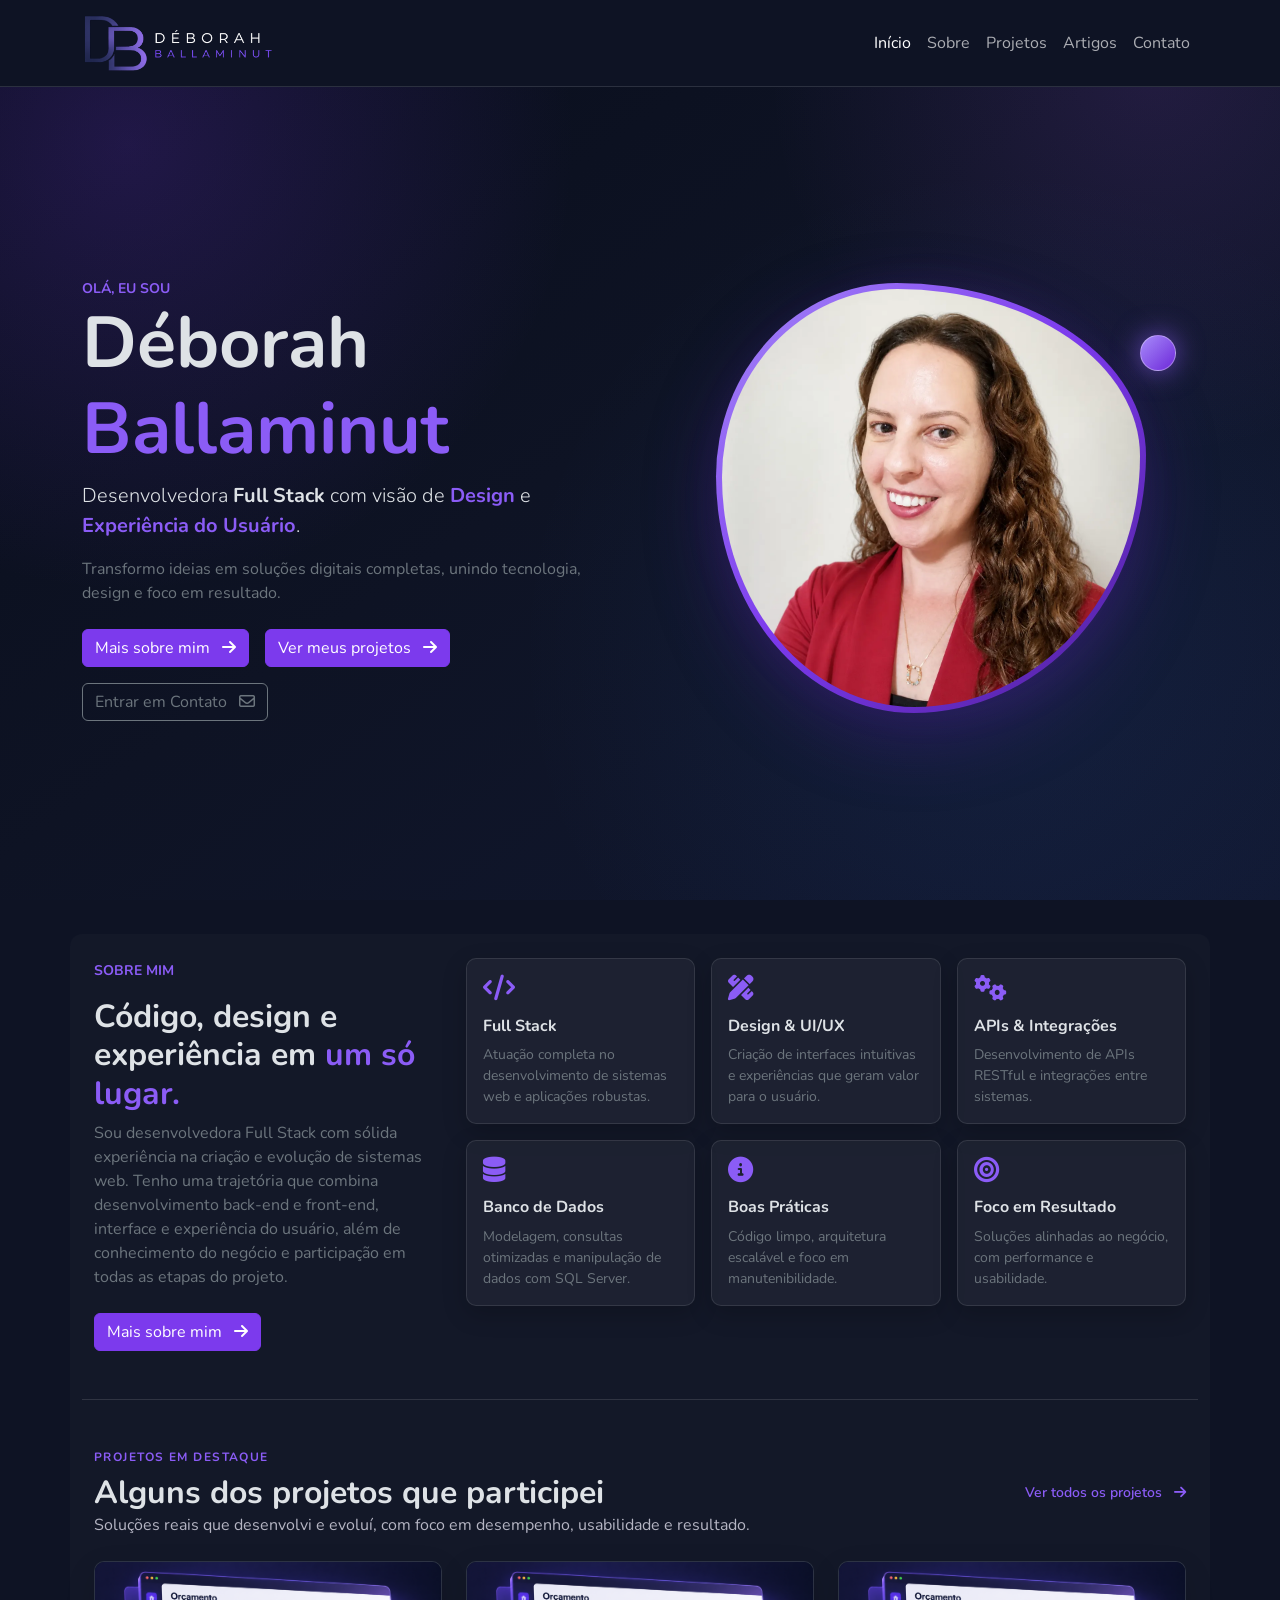
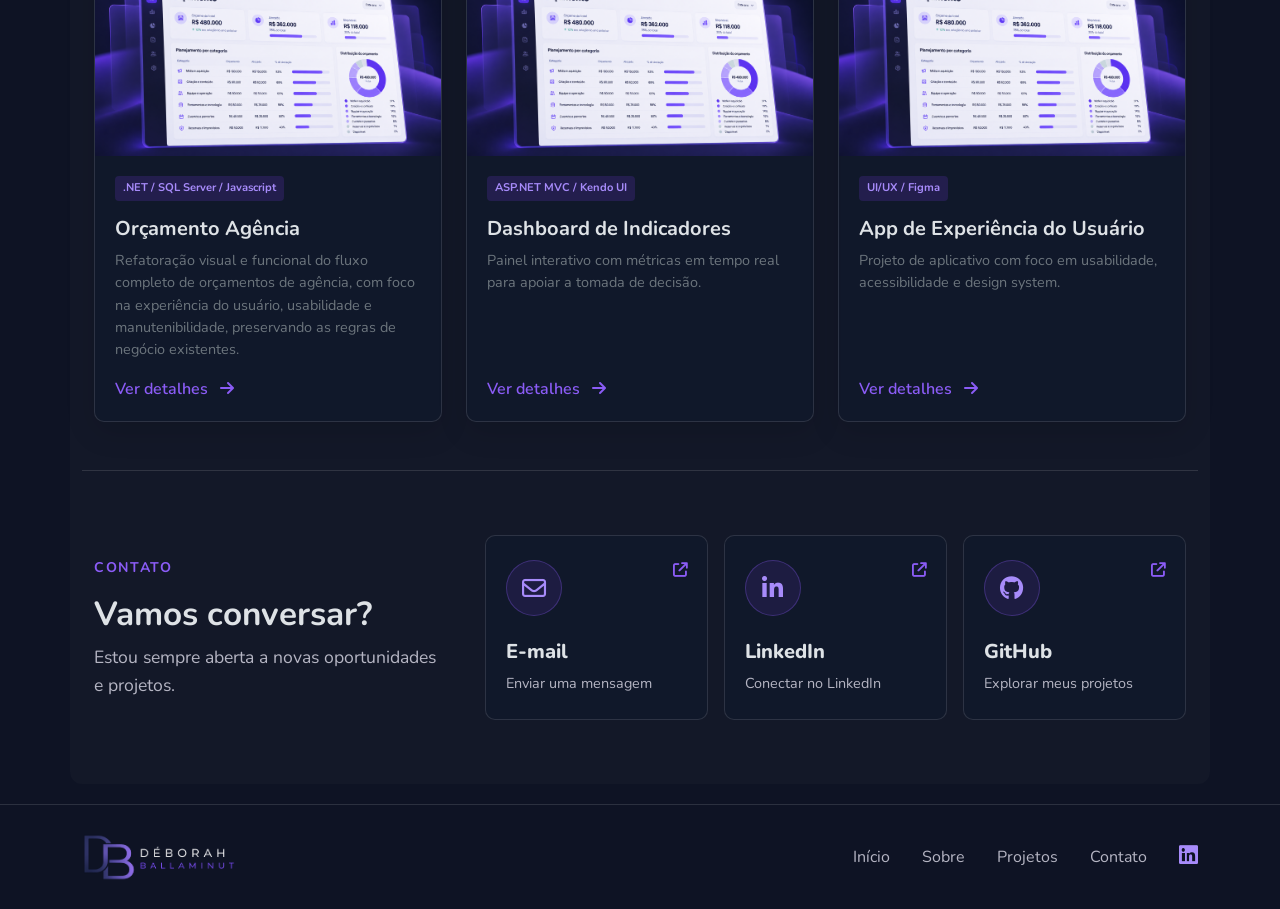
<file: index.html>
<!DOCTYPE html>
<html lang="pt-br" data-bs-theme="dark">

<head>
    <meta charset="UTF-8">
    <meta name="viewport" content="width=device-width, initial-scale=1.0">
    <title>Déborah Ballaminut - Devenvolvedora Full Stack</title>

    <link rel="stylesheet" href="https://cdn.jsdelivr.net/npm/bootstrap@5.3.8/dist/css/bootstrap.min.css">
    <link rel="preconnect" href="https://fonts.googleapis.com">
    <link rel="preconnect" href="https://fonts.gstatic.com" crossorigin>
    <link href="https://fonts.googleapis.com/css2?family=Nunito:wght@300;400;500;600;700;800;900&display=swap" rel="stylesheet">
    <link rel="stylesheet" href="https://cdnjs.cloudflare.com/ajax/libs/font-awesome/6.5.1/css/all.min.css">
    <link rel="stylesheet" href="css/styles.css">
</head>

<body id="inicio" class="min-vh-100">

    <!-- MENU -->
    <header class="site-header">
        <nav class="navbar navbar-expand-lg" aria-label="Navegação principal">
            <div class="container">
                <a class="navbar-brand" href="index.html">
                    <img class="logo-header img-fluid" src="img/logo2.png" alt="Logo Déborah Ballaminut">
                </a>
                <button class="navbar-toggler" type="button" data-bs-toggle="collapse" data-bs-target="#navbarSupportedContent" aria-controls="navbarSupportedContent" aria-expanded="false" aria-label="Toggle navigation">
                    <span class="navbar-toggler-icon"></span>
                </button>
                <div class="collapse navbar-collapse justify-content-end" id="navbarSupportedContent">
                    <ul class="navbar-nav mb-2 mb-lg-0">
                        <li class="nav-item">
                            <a class="nav-link active" aria-current="page" href="index.html">Início</a>
                        </li>
                        <li class="nav-item">
                            <a class="nav-link" href="index.html#sobre">Sobre</a>
                        </li>
                        <li class="nav-item">
                            <a class="nav-link" href="index.html#projetos">Projetos</a>
                        </li>
                        <li class="nav-item">
                            <a class="nav-link" href="index.html#">Artigos</a>
                        </li>
                        <li class="nav-item">
                            <a class="nav-link" href="index.html#contato">Contato</a>
                        </li>
                    </ul>
                </div>
            </div>
        </nav>
    </header>

    <!-- HERO -->
    <section class="hero">
        <div class="container py-5">
            <div class="row align-items-center g-5">
                <div class="col-md-6">
                    <small class="text-purple fw-bold">OLÁ, EU SOU</small>
                    <h1 class="display-2 fw-bold mt-"> Déborah
                        <span class="text-purple">Ballaminut</span>
                    </h1>
                    <p class="lead mt-2">
                        Desenvolvedora <span class="fw-bold">Full Stack</span> com visão de <span class="text-purple fw-bold">Design</span> e 
                        <span class="text-purple fw-bold">Experiência do Usuário</span>.
                    </p>
                    <p class="text-secondary">
                        Transformo ideias em soluções digitais completas, unindo tecnologia, design e foco em resultado.
                    </p>
                    
                    <div class="d-flex flex-wrap gap-3 mt-4">
                        <button type="button" class="btn btn-primary">Mais sobre mim <i class="fa-solid fa-arrow-right ms-2"></i></button>
                        <a class="btn btn-primary" href="#projetos">Ver meus projetos <i class="fa-solid fa-arrow-right ms-2"></i></a>
                        <a class="btn btn-outline-secondary" href="#contato">Entrar em Contato <i class="fa-regular fa-envelope ms-2"></i></a>
                    </div>
                </div>
                
                <div class="col-md-6 text-center">
                    <div class="hero-img mx-auto">
                        <img
                            class="hero-photo"
                            src="img/deborah-profile.webp"
                            alt="Retrato de Déborah Ballaminut"
                            width="1254"
                            height="1254"
                            fetchpriority="high">
                    </div>
                </div>
            </div>
        </div>
    </section>

    <main class="container mt-5">
   
        <!-- SOBRE -->
        <section>
            <div id="sobre" class="container section-card">
                <div class="row g-4">
                    <div class="col-md-4">
                        <small class="text-purple fw-bold">SOBRE MIM</small>
                        <h2 class="fw-bold mt-3"> Código, design e experiência em <span class="text-purple">um só lugar.</span></h2>
                        <p class="text-secondary">
                            Sou desenvolvedora Full Stack com sólida experiência na criação e evolução de sistemas web. 
                            Tenho uma trajetória que combina desenvolvimento back-end e front-end, interface e experiência do usuário,
                            além de conhecimento do negócio e participação em todas as etapas do projeto.
                        </p>
                        <div class="d-flex gap-3 mt-4">
                            <button type="button" class="btn btn-primary">Mais sobre mim <i class="fa-solid fa-arrow-right ms-2"></i></button>
                        </div>
                    </div>
                    
                    <div class="col-md-8">
                        <div class="row g-3">
                            <div class="col-md-4">
                                <div class="card card-skills p-3 h-100">
                                    <i class="fa-solid fa-code skill-icon" aria-hidden="true"></i>
                                    <h5>Full Stack</h5>
                                    <p class="text-secondary mb-0">Atuação completa no desenvolvimento de sistemas web e aplicações robustas.</p>
                                </div>
                            </div>
                            
                            <div class="col-md-4">
                                <div class="card card-skills p-3 h-100">
                                    <i class="fa-solid fa-pen-ruler skill-icon" aria-hidden="true"></i>
                                    <h5>Design & UI/UX</h5>
                                    <p class="text-secondary mb-0">Criação de interfaces intuitivas e experiências que geram valor para o usuário.</p>
                                </div>
                            </div>
                            
                            <div class="col-md-4">
                                <div class="card card-skills p-3 h-100">
                                    <i class="fa-solid fa-gears skill-icon" aria-hidden="true"></i>
                                    <h5>APIs & Integrações</h5>
                                    <p class="text-secondary mb-0">Desenvolvimento de APIs RESTful e integrações entre sistemas.</p>
                                </div>
                            </div>
                            
                            <div class="col-md-4">
                                <div class="card card-skills p-3 h-100">
                                    <i class="fa-solid fa-database skill-icon" aria-hidden="true"></i>
                                    <h5>Banco de Dados</h5>
                                    <p class="text-secondary mb-0">Modelagem, consultas otimizadas e manipulação de dados com SQL Server.</p>
                                </div>
                            </div>
                            
                            <div class="col-md-4">
                                <div class="card card-skills p-3 h-100">
                                    <i class="fa-solid fa-circle-info skill-icon" aria-hidden="true"></i>
                                    <h5>Boas Práticas</h5>
                                    <p class="text-secondary mb-0">Código limpo, arquitetura escalável e foco em manutenibilidade.</p>
                                </div>
                            </div>
                            
                            <div class="col-md-4">
                                <div class="card card-skills p-3 h-100">
                                    <i class="fa-solid fa-bullseye skill-icon" aria-hidden="true"></i>
                                    <h5>Foco em Resultado</h5>
                                    <p class="text-secondary mb-0">Soluções alinhadas ao negócio, com performance e usabilidade.</p>
                                </div>
                            </div>
                        </div>
                    </div>
                </div>
            </div>
        </section>
        
        <!-- PROJETOS EM DESTAQUE -->
        <section id="projetos" class="featured-projects mt-5 py-5">
            <div class="container">
                <div class="projects-heading mb-4">
                    <div>
                        <small class="projects-eyebrow text-purple fw-bold">PROJETOS EM DESTAQUE</small>
                        <h2 class="fw-bold mt-2 mb-0">Alguns dos projetos que participei</h2>
                        <p class="projects-subtitle">Soluções reais que desenvolvi e evoluí, com foco em desempenho, usabilidade e resultado.</p>
                    </div>
                    <a class="projects-link" href="#">
                        Ver todos os projetos
                        <i class="fa-solid fa-arrow-right ms-2" aria-hidden="true"></i>
                    </a>
                </div>

                <div class="row g-4">
                    <div class="col-md-6 col-lg-4">
                        <article class="card project-card h-100 overflow-hidden">
                            <img class="project-cover" src="img/projeto-orcamento-agencia.png"
                                alt="Ilustração conceitual de uma interface de orçamento de agência"
                                width="1672" height="941" loading="lazy">
                            <div class="card-body d-flex flex-column">
                                <span class="project-tag align-self-start">.NET / SQL Server / Javascript</span>
                                <h3 class="h5 fw-bold mt-3">Orçamento Agência</h3>
                                <p class="text-secondary">
                                    Refatoração visual e funcional do fluxo completo de orçamentos de agência, 
                                    com foco na experiência do usuário, usabilidade e manutenibilidade, preservando 
                                    as regras de negócio existentes.
                                </p>
                                <a class="project-details mt-auto" href="projetos/projeto-orcamento-agencia.html">
                                    Ver detalhes
                                    <i class="fa-solid fa-arrow-right ms-2" aria-hidden="true"></i>
                                </a>
                            </div>
                        </article>
                    </div>

                    <div class="col-md-6 col-lg-4">
                        <article class="card project-card h-100 overflow-hidden">
                            <img class="project-cover" src="img/projeto-orcamento-agencia.png"
                                alt="Ilustração conceitual de uma interface de orçamento de agência"
                                width="1672" height="941" loading="lazy">
                            
                            <div class="card-body d-flex flex-column">
                                <span class="project-tag align-self-start">ASP.NET MVC / Kendo UI</span>
                                <h3 class="h5 fw-bold mt-3">Dashboard de Indicadores</h3>
                                <p class="text-secondary">
                                    Painel interativo com métricas em tempo real para apoiar a tomada de decisão.
                                </p>
                                <a class="project-details mt-auto" href="projetos/projeto-dashboard-indicadores.html">
                                    Ver detalhes
                                    <i class="fa-solid fa-arrow-right ms-2" aria-hidden="true"></i>
                                </a>
                            </div>
                        </article>
                    </div>

                    <div class="col-md-6 col-lg-4">
                        <article class="card project-card h-100 overflow-hidden">
                            <img class="project-cover" src="img/projeto-orcamento-agencia.png"
                                alt="Ilustração conceitual de uma interface de orçamento de agência"
                                width="1672" height="941" loading="lazy">
                            <div class="card-body d-flex flex-column">
                                <span class="project-tag align-self-start">UI/UX / Figma</span>
                                <h3 class="h5 fw-bold mt-3">App de Experiência do Usuário</h3>
                                <p class="text-secondary">
                                    Projeto de aplicativo com foco em usabilidade, acessibilidade e design system.
                                </p>
                                <a class="project-details mt-auto" href="projetos/projeto-app-experiencia-usuario.html">
                                    Ver detalhes
                                    <i class="fa-solid fa-arrow-right ms-2" aria-hidden="true"></i>
                                </a>
                            </div>
                        </article>
                    </div>
                </div>
            </div>
        </section>

        <!-- CONTATO -->
        <section id="contato" class="contact-section" aria-labelledby="contact-title">
            <div class="container contact-layout">
                <div class="contact-intro">
                    <small class="text-purple fw-bold">CONTATO</small>
                    <h2 id="contact-title" class="fw-bold mt-3">Vamos conversar?</h2>
                    <p>Estou sempre aberta a novas oportunidades e projetos.</p>
                </div>
                <div class="contact-cards">
                    <a class="contact-card" href="contato.html" data-contact="email">
                        <span class="contact-icon"><i class="fa-regular fa-envelope" aria-hidden="true"></i></span>
                        <i class="fa-solid fa-arrow-up-right-from-square contact-arrow" aria-hidden="true"></i>
                        <h3>E-mail</h3>
                        <p>Enviar uma mensagem</p>
                    </a>
                    <a class="contact-card" href="https://linkedin.com/in/deborahlacerda" target="_blank" rel="noopener noreferrer" data-contact="linkedin">
                        <span class="contact-icon"><i class="fa-brands fa-linkedin-in" aria-hidden="true"></i></span>
                        <i class="fa-solid fa-arrow-up-right-from-square contact-arrow" aria-hidden="true"></i>
                        <h3>LinkedIn</h3>
                        <p>Conectar no LinkedIn</p>
                    </a>
                    <a class="contact-card" href="https://github.com/deballa" target="_blank" rel="noopener noreferrer" data-contact="github">
                        <span class="contact-icon"><i class="fa-brands fa-github" aria-hidden="true"></i></span>
                        <i class="fa-solid fa-arrow-up-right-from-square contact-arrow" aria-hidden="true"></i>
                        <h3>GitHub</h3>
                        <p>Explorar meus projetos</p>
                    </a>
                </div>
            </div>
        </section>
    </main>

    <footer class="site-footer">
        <div class="container footer-layout">
            <a class="footer-brand" href="#inicio" aria-label="Déborah Ballaminut — início">
                <img src="img/logo2.png" alt="Déborah Ballaminut" class="footer-logo">
            </a>
            <nav class="footer-nav" aria-label="Navegação do rodapé">
                <a href="#inicio">Início</a>
                <a href="#sobre">Sobre</a>
                <a href="#projetos">Projetos</a>
                <a href="#contato">Contato</a>
                <a class="footer-social" aria-label="LinkedIn de Déborah Ballaminut" aria-disabled="true" data-contact="linkedin">
                    <i class="fa-brands fa-linkedin" aria-hidden="true"></i>
                </a>
            </nav>
        </div>
    </footer>

    <script src="https://cdn.jsdelivr.net/npm/bootstrap@5.3.8/dist/js/bootstrap.bundle.min.js"></script>
    
</body>
</html>
</file>
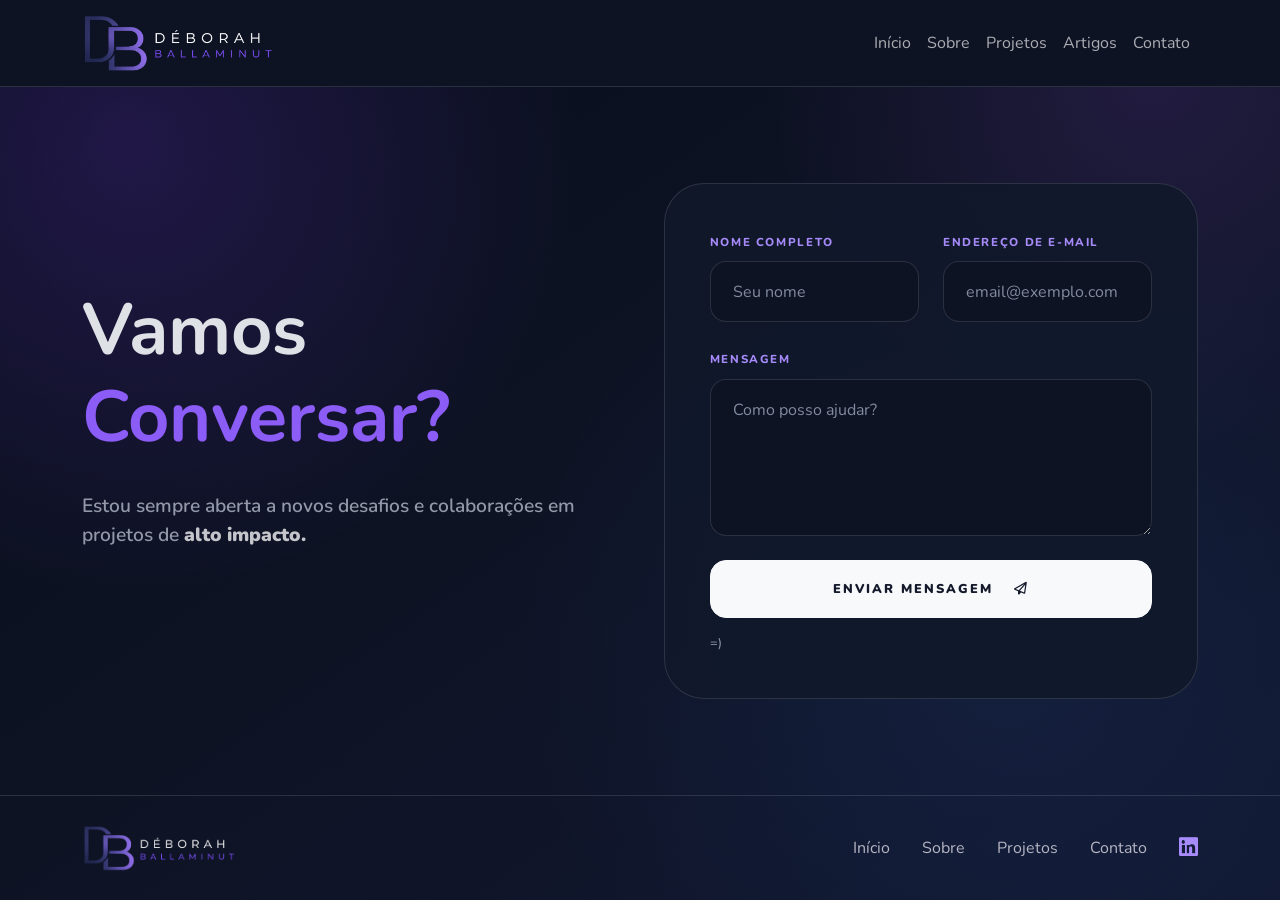
<file: contato.html>
<!DOCTYPE html>
<html lang="pt-br" data-bs-theme="dark">

<head>
    <meta charset="UTF-8">
    <meta name="viewport" content="width=device-width, initial-scale=1.0">
    <title>Déborah Ballaminut - Devenvolvedora Full Stack</title>

    <link rel="stylesheet" href="https://cdn.jsdelivr.net/npm/bootstrap@5.3.8/dist/css/bootstrap.min.css">  
    <link rel="preconnect" href="https://fonts.googleapis.com">
    <link rel="preconnect" href="https://fonts.gstatic.com" crossorigin>
    <link href="https://fonts.googleapis.com/css2?family=Nunito:wght@300;400;500;600;700;800;900&display=swap" rel="stylesheet">
    <link rel="stylesheet" href="https://cdnjs.cloudflare.com/ajax/libs/font-awesome/6.5.1/css/all.min.css">
    <link rel="stylesheet" href="css/styles.css">
    <link rel="stylesheet" href="css/contato.css">
</head>

<body id="inicio" class="contact-page d-flex flex-column min-vh-100">

    <!-- MENU -->
    <header class="site-header">
        <nav class="navbar navbar-expand-lg" aria-label="Navegação principal">
            <div class="container">
                <a class="navbar-brand" href="index.html">
                    <img class="logo-header img-fluid" src="img/logo2.png" alt="Logo Déborah Ballaminut">
                </a>
                <button class="navbar-toggler" type="button" data-bs-toggle="collapse" data-bs-target="#navbarSupportedContent" aria-controls="navbarSupportedContent" aria-expanded="false" aria-label="Toggle navigation">
                    <span class="navbar-toggler-icon"></span>
                </button>
                <div class="collapse navbar-collapse justify-content-end" id="navbarSupportedContent">
                    <ul class="navbar-nav mb-2 mb-lg-0">
                        <li class="nav-item">
                            <a class="nav-link" href="index.html">Início</a>
                        </li>
                        <li class="nav-item">
                            <a class="nav-link" href="index.html#sobre">Sobre</a>
                        </li>
                        <li class="nav-item">
                            <a class="nav-link" href="index.html#projetos">Projetos</a>
                        </li>
                        <li class="nav-item">
                            <a class="nav-link" href="index.html#">Artigos</a>
                        </li>
                        <li class="nav-item">
                            <a class="nav-link" href="index.html#contato">Contato</a>
                        </li>
                    </ul>
                </div>
            </div>
        </nav>
    </header>

    <main id="contato" class="contact-main flex-grow-1 d-flex align-items-center">
        <section class="contato w-100" aria-labelledby="contact-title">
            <div class="container py-5">
                <div class="row align-items-center g-5">
                    <div class="col-lg-6 contact-copy">
                        <h1 id="contact-title" class="contact-title display-2 fw-bold">
                            Vamos<br><span class="text-purple">Conversar?</span>
                        </h1>
                        <p class="contact-description">Estou sempre aberta a novos desafios e colaborações 
                            em projetos de <strong>alto impacto.</strong></p>
                    </div>

                    <div class="col-lg-6">
                        <form class="contact-form" id="contact-form" aria-describedby="form-note">
                            <div class="row g-4">
                                <div class="col-md-6">
                                    <label for="contact-name" class="form-label contact-label">NOME COMPLETO</label>
                                    <input type="text" class="form-control" id="contact-name" name="name" placeholder="Seu nome" autocomplete="name" required>
                                </div>
                                <div class="col-md-6">
                                    <label for="contact-email" class="form-label contact-label">ENDEREÇO DE E-MAIL</label>
                                    <input type="email" class="form-control" id="contact-email" name="email" placeholder="email@exemplo.com" autocomplete="email" required>
                                </div>
                                <div class="col-12">
                                    <label for="contact-message" class="form-label contact-label">MENSAGEM</label>
                                    <textarea class="form-control" id="contact-message" name="message" rows="5" placeholder="Como posso ajudar?" required></textarea>
                                </div>
                                <div class="col-12">
                                    <button type="submit" class="btn btn-light w-100 contact-submit">ENVIAR MENSAGEM <i class="fa-regular fa-paper-plane ms-3" aria-hidden="true"></i></button>
                                    <p id="form-note" class="contact-form-note mb-0 mt-3" role="status">=)</p>
                                </div>
                            </div>
                        </form>
                    </div>
                </div>
            </div>
        </section>  
    </main>

    <footer class="site-footer">
        <div class="container footer-layout">
            <a class="footer-brand" href="#inicio" aria-label="Déborah Ballaminut — início">
                <img src="img/logo2.png" alt="Déborah Ballaminut" class="footer-logo">
            </a>
            <nav class="footer-nav" aria-label="Navegação do rodapé">
                <a href="#inicio">Início</a>
                <a href="index.html#sobre">Sobre</a>
                <a href="index.html#projetos">Projetos</a>
                <a href="#contato">Contato</a>
                <a class="footer-social" aria-label="LinkedIn de Déborah Ballaminut" aria-disabled="true" data-contact="linkedin">
                    <i class="fa-brands fa-linkedin" aria-hidden="true"></i>
                </a>
            </nav>
        </div>
    </footer>

    <script src="https://cdn.jsdelivr.net/npm/bootstrap@5.3.8/dist/js/bootstrap.bundle.min.js"></script>

    <script>
        document.getElementById('contact-form').addEventListener('submit', function (event) {
            event.preventDefault();
            document.getElementById('form-note').textContent = 'Mensagem não enviada: o serviço de envio ainda não está configurado.';
        });
    </script>

</body>
</html>
</file>
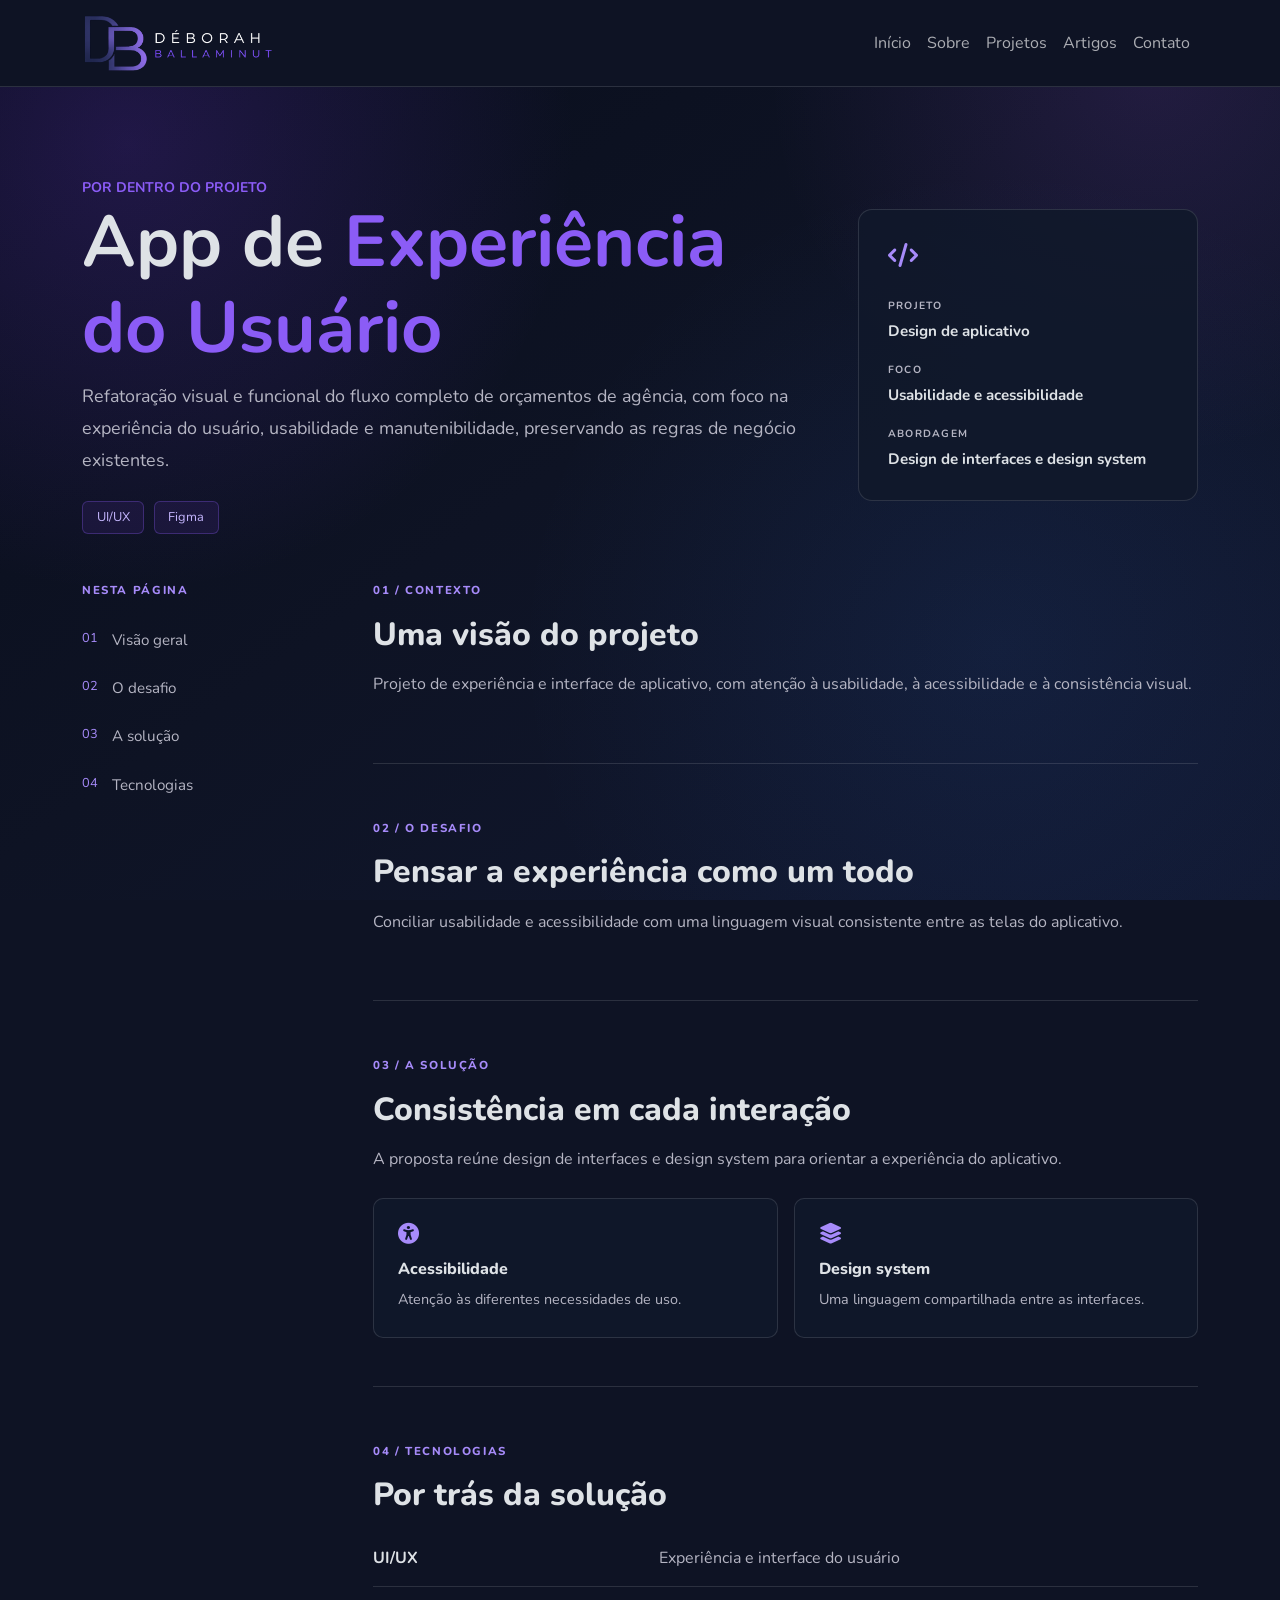
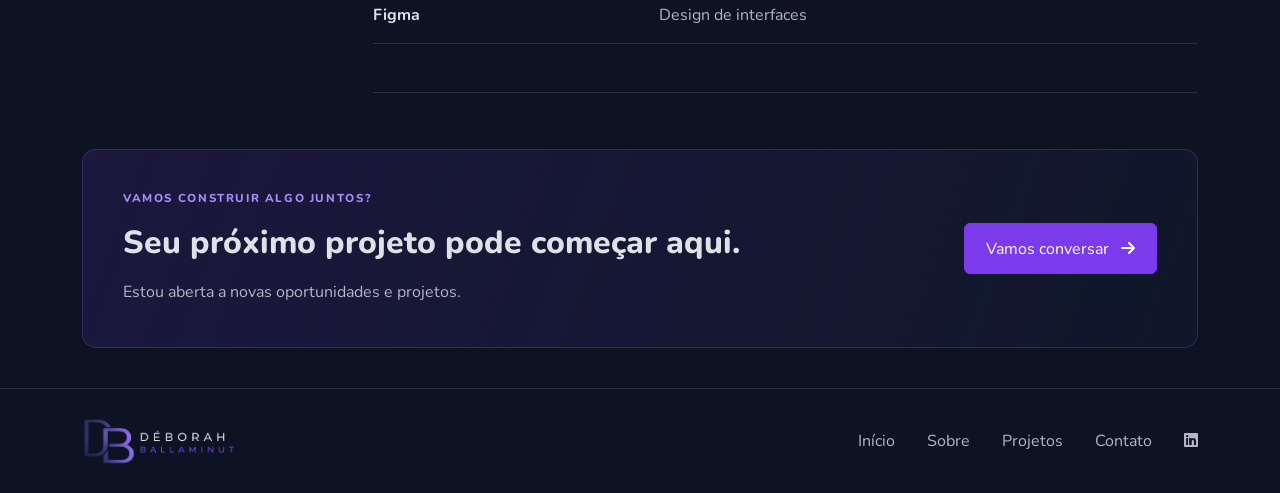
<file: projetos/projeto-app-experiencia-usuario.html>
<!DOCTYPE html>
<html lang="pt-br" data-bs-theme="dark">

<head>
    <meta charset="UTF-8">
    <meta name="viewport" content="width=device-width, initial-scale=1.0">
    <meta name="description" content="Conheça o contexto, as tecnologias e a abordagem dos projetos de Déborah Ballaminut.">
    <title>App de Experiência do Usuário | Déborah Ballaminut</title>
    
    <link rel="stylesheet" href="https://cdn.jsdelivr.net/npm/bootstrap@5.3.8/dist/css/bootstrap.min.css">   
    <link rel="preconnect" href="https://fonts.googleapis.com">
    <link rel="preconnect" href="https://fonts.gstatic.com" crossorigin>
    <link href="https://fonts.googleapis.com/css2?family=Nunito:wght@300;400;500;600;700;800;900&display=swap" rel="stylesheet">
    <link rel="stylesheet" href="https://cdnjs.cloudflare.com/ajax/libs/font-awesome/6.5.1/css/all.min.css">
    <link rel="stylesheet" href="../css/styles.css">
    <link rel="stylesheet" href="../css/projeto.css">
</head>

<body class="project-page">

    <!-- MENU -->
    <header class="site-header">
        <nav class="navbar navbar-expand-lg" aria-label="Navegação principal">
            <div class="container">
                <a class="navbar-brand" href="../index.html">
                    <img class="logo-header img-fluid" src="../img/logo2.png" alt="Logo Déborah Ballaminut">
                </a>
                <button class="navbar-toggler" type="button" data-bs-toggle="collapse" data-bs-target="#navbarSupportedContent" aria-controls="navbarSupportedContent" aria-expanded="false" aria-label="Toggle navigation">
                    <span class="navbar-toggler-icon"></span>
                </button>
                <div class="collapse navbar-collapse justify-content-end" id="navbarSupportedContent">
                    <ul class="navbar-nav mb-2 mb-lg-0">
                        <li class="nav-item">
                            <a class="nav-link" href="../index.html">Início</a>
                        </li>
                        <li class="nav-item">
                            <a class="nav-link" href="../index.html#sobre">Sobre</a>
                        </li>
                        <li class="nav-item">
                            <a class="nav-link" href="../index.html#projetos">Projetos</a>
                        </li>
                        <li class="nav-item">
                            <a class="nav-link" href="../index.html#">Artigos</a>
                        </li>
                        <li class="nav-item">
                            <a class="nav-link" href="../index.html#contato">Contato</a>
                        </li>
                    </ul>
                </div>
            </div>
        </nav>
    </header>

    <main class="case-main container">
        <section class="case-hero row align-items-center gy-4 gx-lg-5" aria-labelledby="project-title">
            <div class="col-md-7 col-lg-8">
                <small class="text-purple fw-bold">POR DENTRO DO PROJETO</small>
                <h1 id="project-title" class="display-2 fw-bold">App de <span class="text-purple">Experiência do Usuário</span></h1>
                <p class="case-lead">Refatoração visual e funcional do fluxo completo de orçamentos de agência, com foco na experiência do usuário, usabilidade e manutenibilidade, preservando as regras de negócio existentes.</p>
                <div class="case-tags" aria-label="Tecnologias utilizadas"><span>UI/UX</span><span>Figma</span></div>
            </div>
            <div class="col-md-5 col-lg-4">
                <aside class="case-summary" aria-label="Resumo do projeto">
                    <span class="case-summary-icon"><i class="fa-solid fa-code" aria-hidden="true"></i></span>
                    <dl>
                        <dt>PROJETO</dt><dd>Design de aplicativo</dd>
                        <dt>FOCO</dt><dd>Usabilidade e acessibilidade</dd>
                        <dt>ABORDAGEM</dt><dd>Design de interfaces e design system</dd>
                    </dl>
                </aside>
            </div>
        </section>

        <div class="case-content row gy-4 gx-lg-5">
            <nav class="case-index col-lg-3" aria-label="Nesta página">
                <p class="case-eyebrow">NESTA PÁGINA</p>
                <a href="#visao-geral">01 <span>Visão geral</span></a>
                <a href="#desafio">02 <span>O desafio</span></a>
                <a href="#solucao">03 <span>A solução</span></a>
                <a href="#tecnologias">04 <span>Tecnologias</span></a>
            </nav>
            <div class="case-story col-lg-9">
                <section id="visao-geral" aria-labelledby="overview-title">
                    <p class="case-eyebrow">01 / CONTEXTO</p>
                    <h2 id="overview-title">Uma visão do projeto</h2>
                    <p>Projeto de experiência e interface de aplicativo, com atenção à usabilidade, à acessibilidade e à consistência visual.</p>
                </section>
                <section id="desafio" aria-labelledby="challenge-title">
                    <p class="case-eyebrow">02 / O DESAFIO</p>
                    <h2 id="challenge-title">Pensar a experiência como um todo</h2>
                    <p>Conciliar usabilidade e acessibilidade com uma linguagem visual consistente entre as telas do aplicativo.</p>
                </section>
                <section id="solucao" aria-labelledby="solution-title">
                    <p class="case-eyebrow">03 / A SOLUÇÃO</p>
                    <h2 id="solution-title">Consistência em cada interação</h2>
                    <p>A proposta reúne design de interfaces e design system para orientar a experiência do aplicativo.</p>
                    <div class="case-principles">
                        <div><i class="fa-solid fa-universal-access" aria-hidden="true"></i><h3>Acessibilidade</h3><p>Atenção às diferentes necessidades de uso.</p></div>
                        <div><i class="fa-solid fa-layer-group" aria-hidden="true"></i><h3>Design system</h3><p>Uma linguagem compartilhada entre as interfaces.</p></div>
                    </div>
                </section>
                <section id="tecnologias" aria-labelledby="technology-title">
                    <p class="case-eyebrow">04 / TECNOLOGIAS</p>
                    <h2 id="technology-title">Por trás da solução</h2>
                    <ul class="case-stack"><li><strong>UI/UX</strong><span>Experiência e interface do usuário</span></li><li><strong>Figma</strong><span>Design de interfaces</span></li></ul>
                </section>
            </div>
        </div>

        <section class="case-cta" aria-labelledby="case-contact-title">
            <div><p class="case-eyebrow">VAMOS CONSTRUIR ALGO JUNTOS?</p><h2 id="case-contact-title">Seu próximo projeto pode começar aqui.</h2><p>Estou aberta a novas oportunidades e projetos.</p></div>
            <a href="../contato.html" class="btn btn-primary">Vamos conversar <i class="fa-solid fa-arrow-right ms-2" aria-hidden="true"></i></a>
        </section>
    </main>

    <footer class="site-footer">
        <div class="container footer-layout">
            <a class="footer-brand" href="../index.html">
                <img class="footer-logo" src="../img/logo2.png" alt="Déborah Ballaminut">
            </a>
            <nav class="footer-nav" aria-label="Navegação do rodapé">
                <a href="../index.html">Início</a>
                <a href="../index.html#sobre">Sobre</a>
                <a href="../index.html#projetos">Projetos</a>
                <a href="../contato.html">Contato</a>
                <a href="https://linkedin.com/in/deborahlacerda" target="_blank" rel="noopener noreferrer" aria-label="LinkedIn de Déborah Ballaminut">
                    <i class="fa-brands fa-linkedin" aria-hidden="true"></i>
                </a>
            </nav>
        </div>
    </footer>

    <script src="https://cdn.jsdelivr.net/npm/bootstrap@5.3.8/dist/js/bootstrap.bundle.min.js"></script>
    
</body>
</html>
</file>
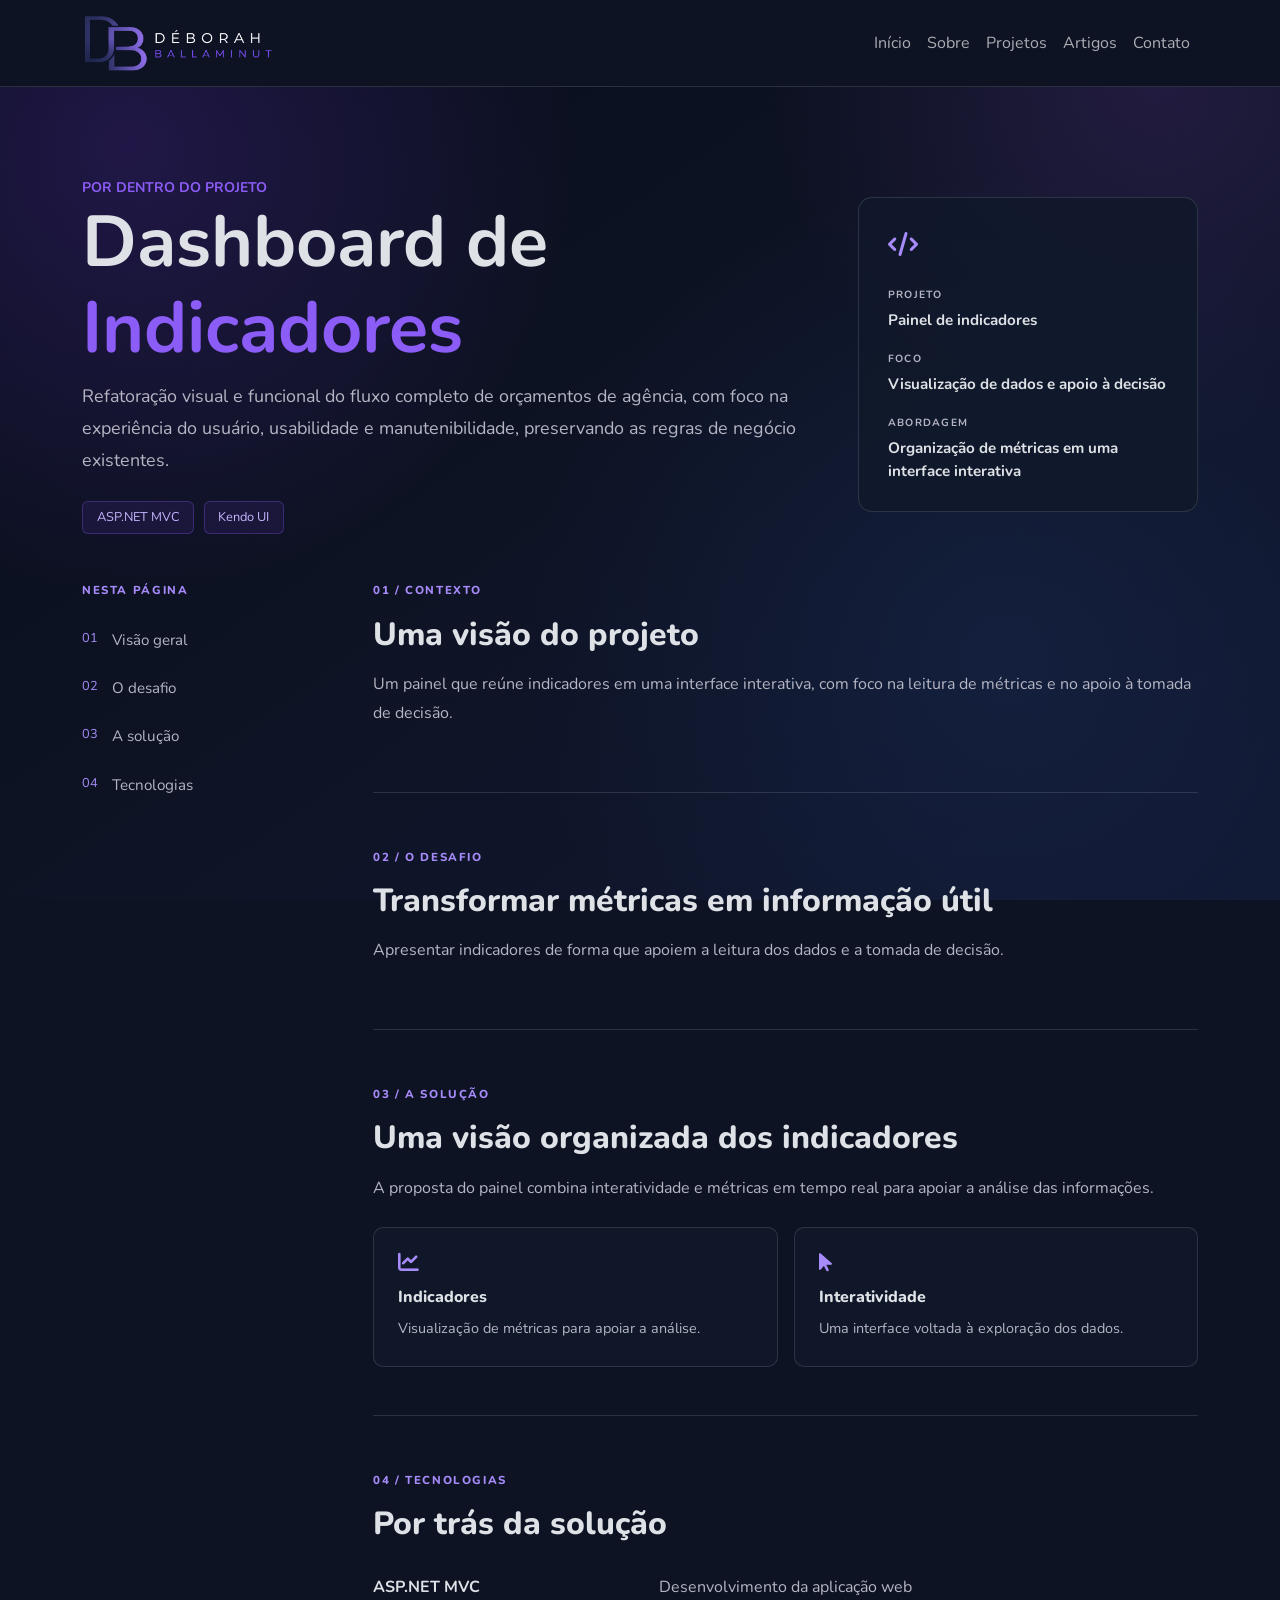
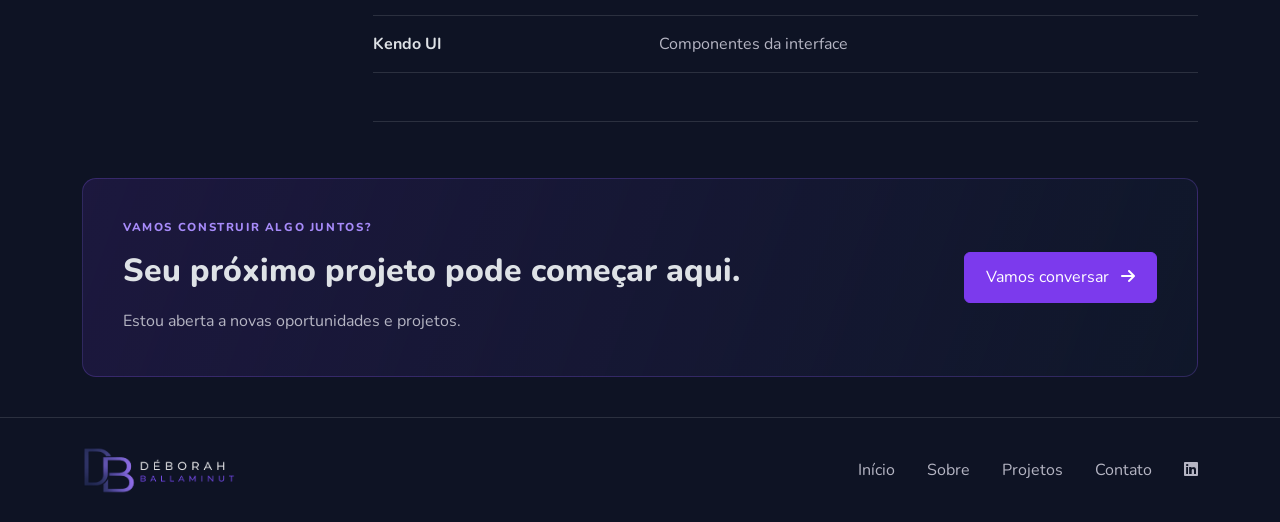
<file: projetos/projeto-dashboard-indicadores.html>
<!DOCTYPE html>
<html lang="pt-br" data-bs-theme="dark">

<head>
    <meta charset="UTF-8">
    <meta name="viewport" content="width=device-width, initial-scale=1.0">
    <meta name="description" content="Conheça o contexto, as tecnologias e a abordagem dos projetos de Déborah Ballaminut.">
    <title>Dashboard de Indicadores | Déborah Ballaminut</title>
    
    <link rel="stylesheet" href="https://cdn.jsdelivr.net/npm/bootstrap@5.3.8/dist/css/bootstrap.min.css">
    <link rel="preconnect" href="https://fonts.googleapis.com">
    <link rel="preconnect" href="https://fonts.gstatic.com" crossorigin>
    <link href="https://fonts.googleapis.com/css2?family=Nunito:wght@400;500;600;700;800;900&display=swap" rel="stylesheet">
    <link rel="stylesheet" href="https://cdnjs.cloudflare.com/ajax/libs/font-awesome/6.5.1/css/all.min.css">
    <link rel="stylesheet" href="../css/styles.css">
    <link rel="stylesheet" href="../css/projeto.css">
</head>

<body class="project-page">

    <!-- MENU -->
    <header class="site-header">
        <nav class="navbar navbar-expand-lg" aria-label="Navegação principal">
            <div class="container">
                <a class="navbar-brand" href="../index.html">
                    <img class="logo-header img-fluid" src="../img/logo2.png" alt="Logo Déborah Ballaminut">
                </a>
                <button class="navbar-toggler" type="button" data-bs-toggle="collapse" data-bs-target="#navbarSupportedContent" aria-controls="navbarSupportedContent" aria-expanded="false" aria-label="Toggle navigation">
                    <span class="navbar-toggler-icon"></span>
                </button>
                <div class="collapse navbar-collapse justify-content-end" id="navbarSupportedContent">
                    <ul class="navbar-nav mb-2 mb-lg-0">
                        <li class="nav-item">
                            <a class="nav-link" href="../index.html">Início</a>
                        </li>
                        <li class="nav-item">
                            <a class="nav-link" href="../index.html#sobre">Sobre</a>
                        </li>
                        <li class="nav-item">
                            <a class="nav-link" href="../index.html#projetos">Projetos</a>
                        </li>
                        <li class="nav-item">
                            <a class="nav-link" href="../index.html#">Artigos</a>
                        </li>
                        <li class="nav-item">
                            <a class="nav-link" href="../index.html#contato">Contato</a>
                        </li>
                    </ul>
                </div>
            </div>
        </nav>
    </header>

    <main class="case-main container">
        <section class="case-hero row align-items-center gy-4 gx-lg-5" aria-labelledby="project-title">
            <div class="col-md-7 col-lg-8">
                <small class="text-purple fw-bold">POR DENTRO DO PROJETO</small>
                <h1 id="project-title" class="display-2 fw-bold">Dashboard de <span class="text-purple">Indicadores</span></h1>
                <p class="case-lead">Refatoração visual e funcional do fluxo completo de orçamentos de agência, com foco na experiência do usuário, usabilidade e manutenibilidade, preservando as regras de negócio existentes.</p>
                <div class="case-tags" aria-label="Tecnologias utilizadas"><span>ASP.NET MVC</span><span>Kendo UI</span></div>
            </div>
            <div class="col-md-5 col-lg-4">
                <aside class="case-summary" aria-label="Resumo do projeto">
                    <span class="case-summary-icon"><i class="fa-solid fa-code" aria-hidden="true"></i></span>
                    <dl>
                        <dt>PROJETO</dt><dd>Painel de indicadores</dd>
                        <dt>FOCO</dt><dd>Visualização de dados e apoio à decisão</dd>
                        <dt>ABORDAGEM</dt><dd>Organização de métricas em uma interface interativa</dd>
                    </dl>
                </aside>
            </div>
        </section>

        <div class="case-content row gy-4 gx-lg-5">
            <nav class="case-index col-lg-3" aria-label="Nesta página">
                <p class="case-eyebrow">NESTA PÁGINA</p>
                <a href="#visao-geral">01 <span>Visão geral</span></a>
                <a href="#desafio">02 <span>O desafio</span></a>
                <a href="#solucao">03 <span>A solução</span></a>
                <a href="#tecnologias">04 <span>Tecnologias</span></a>
            </nav>
            <div class="case-story col-lg-9">
                <section id="visao-geral" aria-labelledby="overview-title">
                    <p class="case-eyebrow">01 / CONTEXTO</p>
                    <h2 id="overview-title">Uma visão do projeto</h2>
                    <p>Um painel que reúne indicadores em uma interface interativa, com foco na leitura de métricas e no apoio à tomada de decisão.</p>
                </section>
                <section id="desafio" aria-labelledby="challenge-title">
                    <p class="case-eyebrow">02 / O DESAFIO</p>
                    <h2 id="challenge-title">Transformar métricas em informação útil</h2>
                    <p>Apresentar indicadores de forma que apoiem a leitura dos dados e a tomada de decisão.</p>
                </section>
                <section id="solucao" aria-labelledby="solution-title">
                    <p class="case-eyebrow">03 / A SOLUÇÃO</p>
                    <h2 id="solution-title">Uma visão organizada dos indicadores</h2>
                    <p>A proposta do painel combina interatividade e métricas em tempo real para apoiar a análise das informações.</p>
                    <div class="case-principles">
                        <div><i class="fa-solid fa-chart-line" aria-hidden="true"></i><h3>Indicadores</h3><p>Visualização de métricas para apoiar a análise.</p></div>
                        <div><i class="fa-solid fa-arrow-pointer" aria-hidden="true"></i><h3>Interatividade</h3><p>Uma interface voltada à exploração dos dados.</p></div>
                    </div>
                </section>
                <section id="tecnologias" aria-labelledby="technology-title">
                    <p class="case-eyebrow">04 / TECNOLOGIAS</p>
                    <h2 id="technology-title">Por trás da solução</h2>
                    <ul class="case-stack"><li><strong>ASP.NET MVC</strong><span>Desenvolvimento da aplicação web</span></li><li><strong>Kendo UI</strong><span>Componentes da interface</span></li></ul>
                </section>
            </div>
        </div>

        <section class="case-cta" aria-labelledby="case-contact-title">
            <div><p class="case-eyebrow">VAMOS CONSTRUIR ALGO JUNTOS?</p><h2 id="case-contact-title">Seu próximo projeto pode começar aqui.</h2><p>Estou aberta a novas oportunidades e projetos.</p></div>
            <a href="../contato.html" class="btn btn-primary">Vamos conversar <i class="fa-solid fa-arrow-right ms-2" aria-hidden="true"></i></a>
        </section>

    </main>

    <footer class="site-footer">
        <div class="container footer-layout">
            <a class="footer-brand" href="../index.html">
                <img class="footer-logo" src="../img/logo2.png" alt="Déborah Ballaminut">
            </a>
            <nav class="footer-nav" aria-label="Navegação do rodapé">
                <a href="../index.html">Início</a>
                <a href="../index.html#sobre">Sobre</a>
                <a href="../index.html#projetos">Projetos</a>
                <a href="../contato.html">Contato</a>
                <a href="https://linkedin.com/in/deborahlacerda" target="_blank" rel="noopener noreferrer" aria-label="LinkedIn de Déborah Ballaminut">
                    <i class="fa-brands fa-linkedin" aria-hidden="true"></i>
                </a>
            </nav>
        </div>
    </footer>
    
    <script src="https://cdn.jsdelivr.net/npm/bootstrap@5.3.8/dist/js/bootstrap.bundle.min.js"></script>

</body>
</html>
</file>
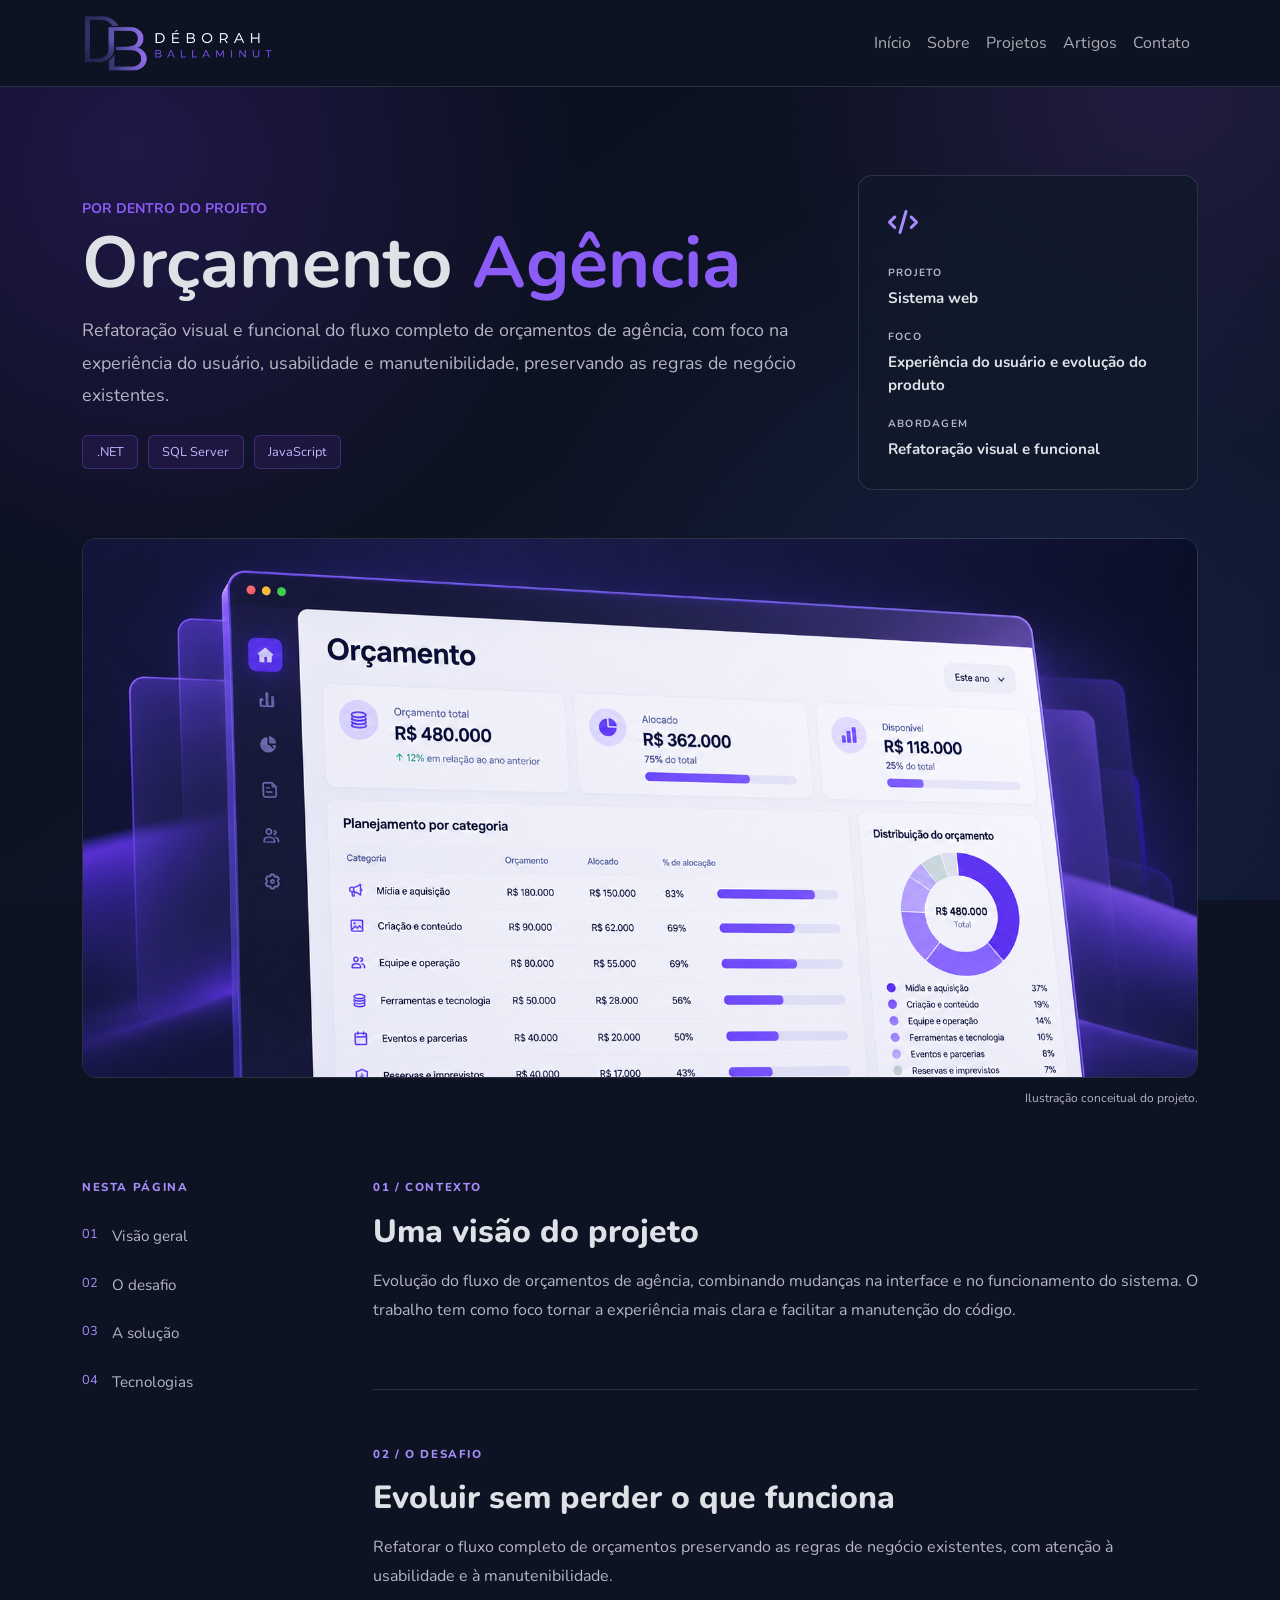
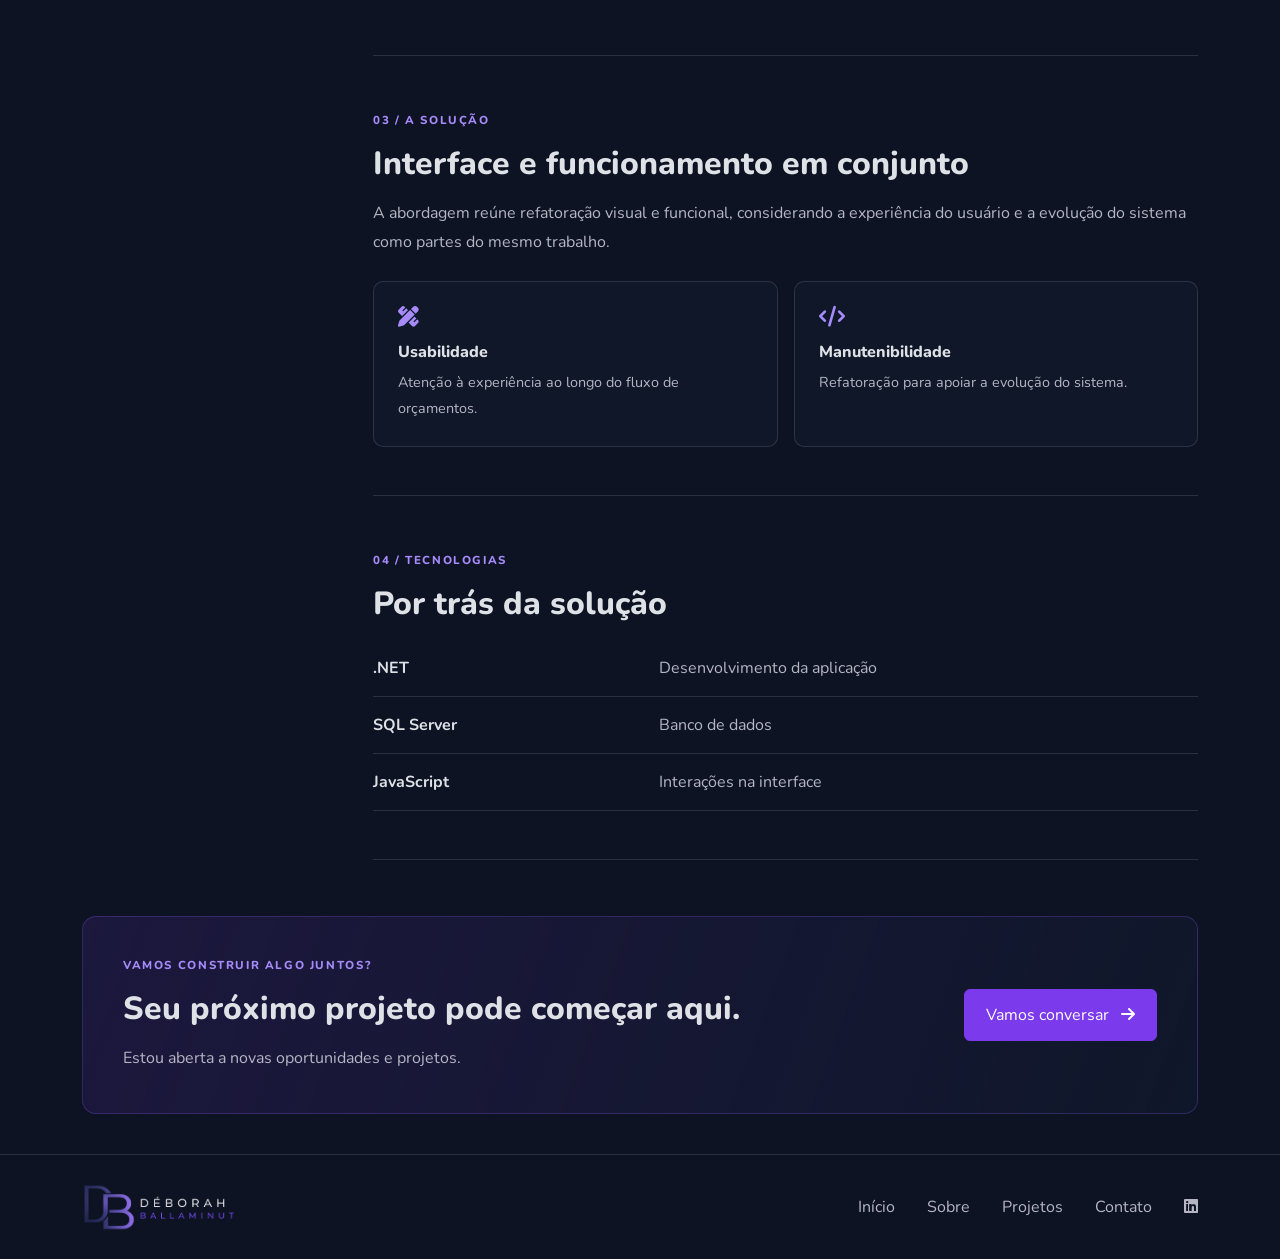
<file: projetos/projeto-orcamento-agencia.html>
<!DOCTYPE html>
<html lang="pt-br" data-bs-theme="dark">

<head>
    <meta charset="UTF-8">
    <meta name="viewport" content="width=device-width, initial-scale=1.0">
    <meta name="description" content="Conheça o contexto, as tecnologias e a abordagem dos projetos de Déborah Ballaminut.">
    <title>Orçamento Agência | Déborah Ballaminut</title>
    
    <link rel="stylesheet" href="https://cdn.jsdelivr.net/npm/bootstrap@5.3.8/dist/css/bootstrap.min.css">
    <link rel="preconnect" href="https://fonts.googleapis.com">
    <link rel="preconnect" href="https://fonts.gstatic.com" crossorigin>
    <link href="https://fonts.googleapis.com/css2?family=Nunito:wght@400;500;600;700;800;900&display=swap" rel="stylesheet">
    <link rel="stylesheet" href="https://cdnjs.cloudflare.com/ajax/libs/font-awesome/6.5.1/css/all.min.css">
    <link rel="stylesheet" href="../css/styles.css">
    <link rel="stylesheet" href="../css/projeto.css">
</head>

<body class="project-page">

    <!-- MENU -->
    <header class="site-header">
        <nav class="navbar navbar-expand-lg" aria-label="Navegação principal">
            <div class="container">
                <a class="navbar-brand" href="../index.html">
                    <img class="logo-header img-fluid" src="../img/logo2.png" alt="Logo Déborah Ballaminut">
                </a>
                <button class="navbar-toggler" type="button" data-bs-toggle="collapse" data-bs-target="#navbarSupportedContent" aria-controls="navbarSupportedContent" aria-expanded="false" aria-label="Toggle navigation">
                    <span class="navbar-toggler-icon"></span>
                </button>
                <div class="collapse navbar-collapse justify-content-end" id="navbarSupportedContent">
                    <ul class="navbar-nav mb-2 mb-lg-0">
                        <li class="nav-item">
                            <a class="nav-link" href="../index.html">Início</a>
                        </li>
                        <li class="nav-item">
                            <a class="nav-link" href="../index.html#sobre">Sobre</a>
                        </li>
                        <li class="nav-item">
                            <a class="nav-link" href="../index.html#projetos">Projetos</a>
                        </li>
                        <li class="nav-item">
                            <a class="nav-link" href="../index.html#">Artigos</a>
                        </li>
                        <li class="nav-item">
                            <a class="nav-link" href="../index.html#contato">Contato</a>
                        </li>
                    </ul>
                </div>
            </div>
        </nav>
    </header>

    <main class="case-main container">
        <section class="case-hero row align-items-center gy-4 gx-lg-5" aria-labelledby="project-title">
            <div class="col-md-7 col-lg-8">
                <small class="text-purple fw-bold">POR DENTRO DO PROJETO</small>
                <h1 id="project-title" class="display-2 fw-bold">Orçamento <span class="text-purple">Agência</span></h1>
                <p class="case-lead">Refatoração visual e funcional do fluxo completo de orçamentos de agência, com foco na experiência do usuário, usabilidade e manutenibilidade, preservando as regras de negócio existentes.</p>
                <div class="case-tags" aria-label="Tecnologias utilizadas"><span>.NET</span><span>SQL Server</span><span>JavaScript</span></div>
            </div>
            <div class="col-md-5 col-lg-4">
                <aside class="case-summary" aria-label="Resumo do projeto">
                    <span class="case-summary-icon"><i class="fa-solid fa-code" aria-hidden="true"></i></span>
                    <dl>
                        <dt>PROJETO</dt><dd>Sistema web</dd>
                        <dt>FOCO</dt><dd>Experiência do usuário e evolução do produto</dd>
                        <dt>ABORDAGEM</dt><dd>Refatoração visual e funcional</dd>
                    </dl>
                </aside>
            </div>
        </section>

        <figure class="case-cover figure d-block">
            <img class="figure-img img-fluid" src="../img/projeto-orcamento-agencia.png" alt="Ilustração conceitual de uma interface de orçamento de agência" width="1672" height="941">
            <figcaption class="figure-caption">Ilustração conceitual do projeto.</figcaption>
        </figure>

        <div class="case-content row gy-4 gx-lg-5">
            <nav class="case-index col-lg-3" aria-label="Nesta página">
                <p class="case-eyebrow">NESTA PÁGINA</p>
                <a href="#visao-geral">01 <span>Visão geral</span></a>
                <a href="#desafio">02 <span>O desafio</span></a>
                <a href="#solucao">03 <span>A solução</span></a>
                <a href="#tecnologias">04 <span>Tecnologias</span></a>
            </nav>
            <div class="case-story col-lg-9">
                <section id="visao-geral" aria-labelledby="overview-title">
                    <p class="case-eyebrow">01 / CONTEXTO</p>
                    <h2 id="overview-title">Uma visão do projeto</h2>
                    <p>Evolução do fluxo de orçamentos de agência, combinando mudanças na interface e no funcionamento do sistema. O trabalho tem como foco tornar a experiência mais clara e facilitar a manutenção do código.</p>
                </section>
                <section id="desafio" aria-labelledby="challenge-title">
                    <p class="case-eyebrow">02 / O DESAFIO</p>
                    <h2 id="challenge-title">Evoluir sem perder o que funciona</h2>
                    <p>Refatorar o fluxo completo de orçamentos preservando as regras de negócio existentes, com atenção à usabilidade e à manutenibilidade.</p>
                </section>
                <section id="solucao" aria-labelledby="solution-title">
                    <p class="case-eyebrow">03 / A SOLUÇÃO</p>
                    <h2 id="solution-title">Interface e funcionamento em conjunto</h2>
                    <p>A abordagem reúne refatoração visual e funcional, considerando a experiência do usuário e a evolução do sistema como partes do mesmo trabalho.</p>
                    <div class="case-principles">
                        <div><i class="fa-solid fa-pen-ruler" aria-hidden="true"></i><h3>Usabilidade</h3><p>Atenção à experiência ao longo do fluxo de orçamentos.</p></div>
                        <div><i class="fa-solid fa-code" aria-hidden="true"></i><h3>Manutenibilidade</h3><p>Refatoração para apoiar a evolução do sistema.</p></div>
                    </div>
                </section>
                <section id="tecnologias" aria-labelledby="technology-title">
                    <p class="case-eyebrow">04 / TECNOLOGIAS</p>
                    <h2 id="technology-title">Por trás da solução</h2>
                    <ul class="case-stack"><li><strong>.NET</strong><span>Desenvolvimento da aplicação</span></li><li><strong>SQL Server</strong><span>Banco de dados</span></li><li><strong>JavaScript</strong><span>Interações na interface</span></li></ul>
                </section>
            </div>
        </div>

        <section class="case-cta" aria-labelledby="case-contact-title">
            <div>
                <p class="case-eyebrow">VAMOS CONSTRUIR ALGO JUNTOS?</p>
                <h2 id="case-contact-title">Seu próximo projeto pode começar aqui.</h2>
                <p>Estou aberta a novas oportunidades e projetos.</p>
            </div>
            <a href="../contato.html" class="btn btn-primary">Vamos conversar <i class="fa-solid fa-arrow-right ms-2" aria-hidden="true"></i></a>
        </section>
    </main>

    <footer class="site-footer">
        <div class="container footer-layout">
            <a class="footer-brand" href="../index.html">
                <img class="footer-logo" src="../img/logo2.png" alt="Déborah Ballaminut">
            </a>
            <nav class="footer-nav" aria-label="Navegação do rodapé">
                <a href="../index.html">Início</a>
                <a href="../index.html#sobre">Sobre</a>
                <a href="../index.html#projetos">Projetos</a>
                <a href="../contato.html">Contato</a>
                <a href="https://linkedin.com/in/deborahlacerda" target="_blank" rel="noopener noreferrer" aria-label="LinkedIn de Déborah Ballaminut">
                    <i class="fa-brands fa-linkedin" aria-hidden="true"></i>
                </a>
            </nav>
        </div>
    </footer>

    <script src="https://cdn.jsdelivr.net/npm/bootstrap@5.3.8/dist/js/bootstrap.bundle.min.js"></script>
</body>
</html>
</file>
<file: css/styles.css>
/*#region [General styles]*/
:root{
    --primary: #7c3aed;
    --primary-dark: #6d28d9;
    --secondary: #a855f7;

    --background: #0b1020;
    --surface: #161d2f;

    --text: #ffffff;
    --text-muted: #b5b5c3;
}

[data-bs-theme="dark"] {
    --bs-body-bg: #0e1324;
    --page-background:
        radial-gradient(circle at 10% 16%, rgba(124, 58, 237, 0.2) 0, transparent 28rem),
        radial-gradient(circle at 90% 8%, rgba(168, 85, 247, 0.13) 0, transparent 24rem),
        radial-gradient(circle at 78% 72%,rgba(59, 130, 246, 0.09) 0, transparent 30rem),
        linear-gradient(145deg, #080d1b 0%, #0e1324 48%, #111831 100%);
        
    --project-card-bg: rgba(16, 24, 43, 0.88);
    --project-card-border: rgba(255, 255, 255, 0.12);
    
    --skills-card-bg: rgba(255, 255, 255, 0.045);
    --skills-card-border: rgba(255, 255, 255, 0.1);
    --skills-card-shadow: rgba(0, 0, 0, 0.2);
}

[data-bs-theme="light"] {
    --bs-body-bg: #ffffff;
    --page-background:
        radial-gradient(circle at 10% 16%, rgba(124, 58, 237, 0.1) 0, transparent 28rem),
        radial-gradient(circle at 90% 8%, rgba(168, 85, 247, 0.08) 0, transparent 24rem),
        radial-gradient(circle at 78% 72%, rgba(59, 130, 246, 0.06) 0, transparent 30rem),
        linear-gradient(145deg, #ffffff 0%, #f8f7ff 48%, #f3f6ff 100%);

    --project-card-bg: #ffffff;
    --project-card-border: rgba(124, 58, 237, 0.16);

    --skills-card-bg: rgba(124, 58, 237, 0.04);
    --skills-card-border: rgba(124, 58, 237, 0.14);
    --skills-card-shadow: rgba(76, 29, 149, 0.1);
}

/* [data-bs-theme="dark"] {
    --bs-body-bg: #0e1324;
    --bs-body-color: #ffffff;
    --skills-card-bg: rgba(255, 255, 255, 0.045);
    --skills-card-border: rgba(255, 255, 255, 0.1);
    --skills-card-shadow: rgba(0, 0, 0, 0.2);
    --project-card-bg: rgba(16, 24, 43, 0.88);
    --project-card-border: rgba(255, 255, 255, 0.12);
}

[data-bs-theme="light"] {
    --bs-body-bg: #ffffff;
    --bs-body-color: #212529;
    --skills-card-bg: rgba(124, 58, 237, 0.04);
    --skills-card-border: rgba(124, 58, 237, 0.14);
    --skills-card-shadow: rgba(76, 29, 149, 0.1);
    --project-card-bg: #ffffff;
    --project-card-border: rgba(124, 58, 237, 0.16);
}

body {
    background-color: var(--bs-body-bg);
    color: var(--bs-body-color);
    font-family: "Nunito", sans-serif;
}
*/

body {
    background-color: var(--bs-body-bg);
    background-image: var(--page-background);
    background-attachment: fixed;
    background-position: center;
    background-size: cover;
    color: var(--bs-body-color);
    font-family: "Nunito", sans-serif;
}

.btn-primary{
    --bs-btn-bg: var(--primary);
    --bs-btn-border-color: var(--primary);

    --bs-btn-hover-bg: var(--primary-dark);
    --bs-btn-hover-border-color: var(--primary-dark);

    --bs-btn-active-bg: var(--primary-dark);
    --bs-btn-active-border-color: var(--primary-dark);
}

.text-primary{
    color: var(--primary) !important;
}

.bg-primary{
    background-color: var(--primary) !important;
}

.card {
    background-color: var(--card-bg);
    border: 1px solid var(--border-color);
    color: var(--bs-body-color);
}

.text-purple {
      color: #8b5cf6;
    }

.btn-purple {
    background: #7c3aed;
    color: #fff;
    border: none;
}


.case-eyebrow,
.contact-label {
    color: #a78bfa;
    font-size: .72rem;
    font-weight: 800;
    letter-spacing: .14em;
}

.site-header {
    background-color: var(--bs-body-bg);
    border-bottom: 1px solid var(--project-card-border);
}

.site-header .logo-header {
    max-height: 60px;
}  

main {
    background-color: #ffffff05;
    border-radius: 12px;
}

a[href]:hover {
    color: #a78bfa;
}

/*#endregion [General styles]*/

/*#region [Hero]*/
.hero {
    display: flex;
    min-height: calc(100svh - 77px);
    align-items: center;
}

.hero > .container {
    width: 100%;
}

.btn-outline-secondary:hover {
    background-color: transparent !important;
}

.hero-img {
    position: relative;
    width: min(100%, 430px);
    padding: 6px;
    border-radius: 42% 58% 54% 46% / 45% 40% 60% 55%;
    background: linear-gradient(135deg, #a78bfa, #7c3aed 48%, #4c1d95);
    box-shadow: 0 24px 70px rgba(76, 29, 149, 0.38);
    isolation: isolate;
}

/* Brilho atrás da foto */
.hero-img::before {
    position: absolute;
    z-index: -1;
    inset: -8%;
    border-radius: 50%;
    background: radial-gradient(circle, rgba(124, 58, 237, 0.3), rgba(124, 58, 237, 0) 68%);
    content: "";
    filter: blur(10px);
}

/* Círculo decorativo */
.hero-img::after {
    position: absolute;
    z-index: 2;
    top: 12%;
    right: -7%;
    width: 2.25rem;
    height: 2.25rem;
    border: 1px solid rgba(255, 255, 255, 0.35);
    border-radius: 50%;
    background: linear-gradient(135deg, #a78bfa, #6d28d9);
    box-shadow: 0 0 28px rgba(139, 92, 246, 0.7);
    content: "";
}

.hero-photo {
    display: block;
    width: 100%;
    height: auto;
    aspect-ratio: 1;
    border-radius: inherit;
    object-fit: cover;
    object-position: center 32%;
}

/* Ajuste para celular */
@media (max-width: 767.98px) {
    .hero-img {
        width: min(82vw, 340px);
    }

    .hero-img::after {
        right: -3%;
        width: 1.75rem;
        height: 1.75rem;
    }
}

@supports (height: 100dvh) {
    .hero {
        min-height: calc(100dvh - 77px);
    }
}

/*#endregion [Hero]*/

/*#region [Sobre mim]*/
.card-skills {
    min-height: 100%;
    background-color: var(--skills-card-bg);
    border: 1px solid var(--skills-card-border);
    border-radius: 10px;
    box-shadow: 0 8px 24px var(--skills-card-shadow);
    transition: border-color 0.2s ease, box-shadow 0.2s ease, transform 0.2s ease;
}

.card-skills:hover {
    border-color: rgba(139, 92, 246, 0.55);
    box-shadow: 0 12px 30px rgba(76, 29, 149, 0.2);
    transform: translateY(-3px);
}

.card-skills .skill-icon {
    width: fit-content;
    margin-bottom: 1rem;
    color: #8b5cf6;
    font-size: 1.6rem;
}

.card-skills h5 {
    margin-bottom: 0.5rem;
    font-size: 1rem;
    font-weight: 700;
}

.card-skills p {
    font-size: 0.875rem;
    line-height: 1.5;
}

/*#endregion [Sobre mim]*/

/*#region [Projetos em destaque]*/
.featured-projects {
    border-top: 1px solid var(--project-card-border);
}

.projects-heading {
    display: flex;
    align-items: center;
    justify-content: space-between;
    gap: 1.5rem;
}

.projects-eyebrow {
    display: block;
    font-size: 0.75rem;
    letter-spacing: 0.12em;
}

.projects-subtitle {
    margin: 0;
    color: var(--text-muted);
    font-size: 1rem;
    line-height: 1.5;
}

.projects-heading .projects-link {
    flex-shrink: 0;
    font-size: 0.875rem;
    white-space: nowrap;
}

@media (max-width: 767.98px) {
    .projects-heading {
        flex-direction: column;
        align-items: flex-start;
        gap: 1rem;
    }
}

.projects-link,
.project-details {
    color: #8b5cf6;
    font-weight: 600;
    text-decoration: none;
    transition: color 0.2s ease;
}

.projects-link:hover,
.project-details:hover {
    color: #a78bfa;
}

.project-card {
    background-color: var(--project-card-bg);
    border: 1px solid var(--project-card-border);
    border-radius: 10px;
    box-shadow: 0 10px 30px rgba(0, 0, 0, 0.12);
    transition: border-color 0.2s ease, box-shadow 0.2s ease, transform 0.2s ease;
}

.project-card:hover {
    border-color: rgba(139, 92, 246, 0.55);
    box-shadow: 0 16px 36px rgba(76, 29, 149, 0.2);
    transform: translateY(-4px);
}

.project-cover {
    display: block;
    width: 100%;
    height: auto;
    aspect-ratio: 16 / 9;
    object-fit: cover;
}

.project-tag {
    border-radius: 4px;
    background-color: rgba(124, 58, 237, 0.18);
    color: #a78bfa;
    font-size: 0.7rem;
    font-weight: 700;
    padding: 0.25rem 0.5rem;
}

.project-card .card-body {
    padding: 1.25rem;
}

.project-card p {
    font-size: 0.9rem;
    line-height: 1.55;
}

/*#endregion [Projetos em destaque]*/

/*#region [Contato]*/
.contact-section {
    border-top: 1px solid var(--project-card-border);
    padding: 4rem 0;
    scroll-margin-top: 1.5rem;
}

.contact-layout {
    display: grid;
    grid-template-columns: minmax(0, 1fr) minmax(0, 2fr);
    align-items: center;
    gap: 2.5rem;
}

.contact-intro small {
    letter-spacing: 0.12em;
}

.contact-intro h2 {
    font-size: clamp(1.8rem, 2.6vw, 2.5rem);
}

.contact-intro p,
.contact-card p {
    color: var(--text-muted);
    line-height: 1.6;
    margin-bottom: 0;
}

.contact-intro p {
    font-size: 1.1rem;
    max-width: 25rem;
}

.contact-cards {
    display: grid;
    grid-template-columns: repeat(3, minmax(0, 1fr));
    gap: 1rem;
}

.contact-card {
    position: relative;
    display: block;
    padding: 1.5rem 1.25rem;
    background-color: var(--project-card-bg);
    border: 1px solid var(--project-card-border);
    border-radius: 10px;
    color: var(--bs-body-color);
    text-decoration: none;
    transition: transform 0.2s ease, border-color 0.2s ease;
}

.contact-card[href]:hover {
    transform: translateY(-4px);
    border-color: #8b5cf6;
}

.contact-icon {
    display: grid;
    place-items: center;
    width: 3.5rem;
    height: 3.5rem;
    margin-bottom: 1.5rem;
    border: 1px solid rgba(139, 92, 246, 0.3);
    border-radius: 50%;
    background: rgba(124, 58, 237, 0.12);
    color: #a78bfa;
    font-size: 1.5rem;
}

.contact-arrow {
    position: absolute;
    top: 1.7rem;
    right: 1.25rem;
    color: #8b5cf6;
    font-size: 0.9rem;
}

.contact-card h3 {
    font-size: 1.25rem;
    font-weight: 800;
    margin-bottom: 0.5rem;
}

.contact-card p {
    font-size: 0.9rem;
}

.contact-card:focus-visible {
    outline: 2px solid #a78bfa;
    outline-offset: 5px;
}

@media (max-width: 991.98px) {
    .contact-layout {
        grid-template-columns: 1fr;
        gap: 2rem;
    }
}

@media (max-width: 575.98px) {
    .contact-section {
        padding: 3rem 0;
    }

    .contact-cards {
        grid-template-columns: 1fr;
    }
}

@media (prefers-reduced-motion: reduce) {
    .contact-card {
        transition: none;
    }
}

/*#endregion [Contato]*/

/*#region [Rodapé]*/
.site-footer {
    border-top: 1px solid var(--project-card-border);
    padding: 1.75rem 0;
    margin-top: 20px;
}

.footer-layout,
.footer-nav {
    display: flex;
    align-items: center;
    gap: 2rem;
}

.footer-layout {
    justify-content: space-between;
}

.footer-brand {
    display: inline-flex;
}

.footer-logo {
    width: auto;
    max-width: 190px;
    height: 48px;
    object-fit: contain;
}

.footer-nav {
    flex-wrap: wrap;
}

.footer-nav a {
    color: var(--text-muted);
    text-decoration: none;
}

/* .footer-nav a[href]:hover {
    color: #a78bfa;
} */

.footer-nav .footer-social {
    color: #a78bfa;
    font-size: 1.35rem;
}

.site-footer a:focus-visible {
    outline: 2px solid #a78bfa;
    outline-offset: 5px;
}

@media (max-width: 575.98px) {
    .footer-layout {
        flex-direction: column;
        align-items: flex-start;
        gap: 1.5rem;
    }

    .footer-nav {
        gap: 1.25rem;
    }
}

/*#endregion [Rodapé]*/
</file>
<file: css/contato.css>
/*#region [Página de contato]*/
.contact-page {
    min-height: 100svh;
}
.contact-page .contact-main {
    background: transparent;
    border-radius: 0;
    padding: 2rem 0;
}
.contact-page .site-footer { margin-top: auto; }
.contact-title {
    margin-bottom: 2rem;
}
.contact-description {
    max-width: 33rem;
    color: #9298a7;
    font-size: 1.2rem;
    font-weight: 600;
    line-height: 1.5;
    margin-bottom: 2.8rem;
}
.contact-description strong { color: #c4c4cb; }


.contact-label {
    margin-bottom: .65rem;
}
.contact-form {
    padding: clamp(1.5rem, 3.5vw, 3rem);
    background: var(--project-card-bg);
    border: 1px solid var(--project-card-border);
    border-radius: 2.5rem;
}
.contact-form .form-control {
    background: var(--bs-body-bg);
    border: 1px solid var(--project-card-border);
    border-radius: 1rem;
    color: #fff;
    padding: 1.1rem 1.4rem;
}
.contact-form .form-control::placeholder { color: #808b9e; }
.contact-form .form-control:focus {
    border-color: #b692ff;
    box-shadow: 0 0 0 .2rem rgb(182 146 255 / 18%);
}
.contact-form textarea { min-height: 8.2rem; resize: vertical; }
.contact-submit {
    padding: 1.15rem;
    border-radius: 1rem;
    font-size: .8rem;
    font-weight: 900;
    letter-spacing: .15em;
    color: #141a2c;
}
.contact-form-note { color: #959fb2; font-size: .8rem; }

@media (max-width: 575.98px) {
    .contact-page .contact-main { padding: 0; }
    .contact-description { font-size: 1.05rem; margin-bottom: 2rem; }
    .contact-form { border-radius: 1.5rem; }
}

/*#endregion [Página de contato]*/
</file>
<file: css/projeto.css>
.case-main { background: transparent; border-radius: 0; padding-top: 2rem; }
.case-hero { padding: 3.5rem 0 3rem; }
.case-eyebrow { margin-bottom: 1rem; }
.case-lead { color: var(--text-muted); font-size: 1.12rem; line-height: 1.8; max-width: 45rem; }
.case-tags { display: flex; flex-wrap: wrap; gap: .6rem; margin-top: 1.5rem; }
.case-tags span { padding: .4rem .85rem; border: 1px solid rgba(139,92,246,.3); border-radius: 6px; background: rgba(124,58,237,.1); color: #c4b5fd; font-size: .8rem; }
.case-summary { padding: 1.8rem; border: 1px solid var(--project-card-border); border-radius: 14px; background: var(--project-card-bg); }
.case-summary-icon { color: #a78bfa; display: block; font-size: 1.5rem; margin-bottom: 1.5rem; }
.case-summary dl { margin: 0; }
.case-summary dt { color: var(--text-muted); font-size: .65rem; letter-spacing: .12em; margin-top: 1.2rem; }
.case-summary dd { margin: .4rem 0 0; font-weight: 700; font-size: .95rem; }
.case-cover { margin: 0 0 4.5rem; }
.case-cover img { display: block; width: 100%; height: auto; max-height: 540px; object-fit: cover; object-position: top; border-radius: 14px; border: 1px solid var(--project-card-border); }
.case-cover figcaption { color: var(--text-muted); font-size: .75rem; text-align: right; margin-top: .7rem; }
.case-index { align-self: start; position: sticky; top: 2rem; }
.case-index a { display: flex; gap: .9rem; padding: .8rem 0; color: #a78bfa; text-decoration: none; font-size: .8rem; }
.case-index a span { color: var(--text-muted); font-size: .95rem; }
.case-story section { scroll-margin-top: 2rem; margin-bottom: 3.5rem; padding-bottom: 3rem; border-bottom: 1px solid var(--project-card-border); }
.case-story h2, .case-cta h2 { font-weight: 800; font-size: clamp(1.5rem, 2.5vw, 2rem); margin-bottom: 1rem; }
.case-story section > p:not(.case-eyebrow), .case-principles p, .case-cta > div > p:last-child { color: var(--text-muted); line-height: 1.8; }
.case-principles { display: grid; grid-template-columns: repeat(2, minmax(0, 1fr)); gap: 1rem; margin-top: 1.5rem; }
.case-principles > div { padding: 1.5rem; border-radius: 10px; background: var(--project-card-bg); border: 1px solid var(--project-card-border); }
.case-principles i { color: #a78bfa; margin-bottom: 1rem; font-size: 1.3rem; }
.case-principles h3 { font-size: 1rem; font-weight: 800; }
.case-principles p { font-size: .9rem; margin: 0; }
.case-stack { list-style: none; padding: 0; margin: 0; }
.case-stack li { display: grid; grid-template-columns: minmax(120px, 1fr) 2fr; gap: 1rem; padding: 1rem 0; border-bottom: 1px solid var(--project-card-border); }
.case-stack span { color: var(--text-muted); }
.case-cta { display: flex; align-items: center; justify-content: space-between; gap: 2rem; padding: 2.5rem; margin: 0 0 2.5rem; background: linear-gradient(110deg, rgba(124,58,237,.13), var(--project-card-bg)); border: 1px solid rgba(139,92,246,.25); border-radius: 14px; }
.case-cta .btn { flex-shrink: 0; padding: .8rem 1.3rem; }
.case-cta p:last-child { margin: 0; }
.case-main a:hover, .project-page .site-footer a:hover { color: #c4b5fd; }
.case-main a:focus-visible, .project-page .site-footer a:focus-visible { outline: 2px solid #a78bfa; outline-offset: 5px; }
@media (max-width: 991.98px) {
    .case-index { position: static; display: flex; flex-wrap: wrap; gap: .2rem 1.3rem; border-bottom: 1px solid var(--project-card-border); padding-bottom: 1rem; }
    .case-index > p { width: 100%; margin: 0; }
}
@media (max-width: 575.98px) {
    .case-hero { padding: 2rem 0; }
    .case-cover { margin-bottom: 2.5rem; }
    .case-principles { grid-template-columns: 1fr; }
    .case-cta { flex-direction: column; align-items: flex-start; padding: 1.5rem; }
    .case-project-navigation { flex-direction: column; }
    .case-project-navigation a:last-child { text-align: left; }
    .case-stack li { grid-template-columns: 1fr; gap: .3rem; }
}
</file>
